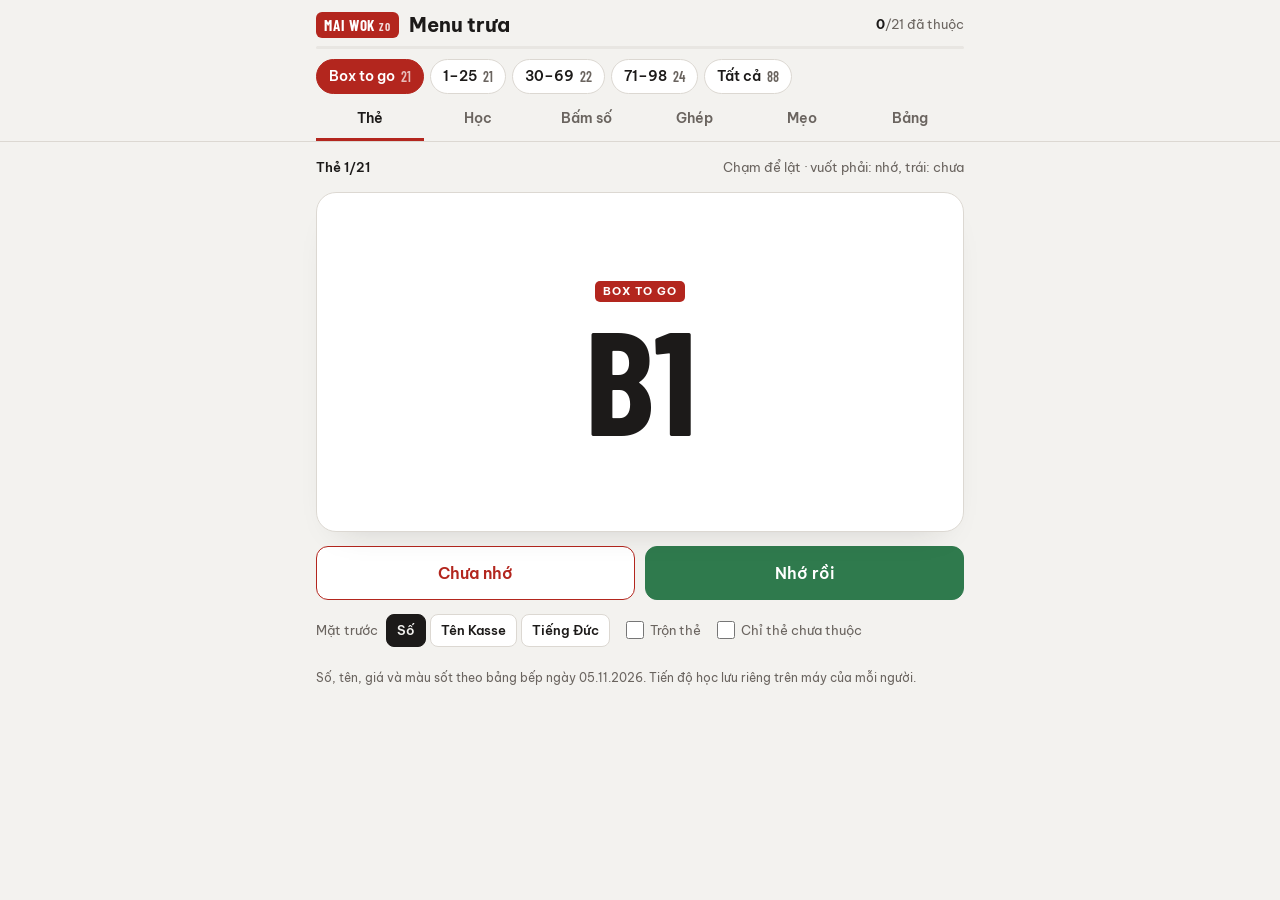
<file: hoc-menu/index.html>
<!doctype html>
<html lang="vi">
<head>
<meta charset="utf-8">
<meta name="viewport" content="width=device-width, initial-scale=1, viewport-fit=cover">
<title>Mai Wok Menu Trưa</title>
<meta name="description" content="Học thuộc số món menu trưa Mai Wok ZO: thẻ ghi nhớ, trắc nghiệm, bấm số như trên Kasse, ghép thẻ.">
<meta name="theme-color" content="#B3261E">
<link rel="preconnect" href="https://fonts.googleapis.com">
<link rel="preconnect" href="https://fonts.gstatic.com" crossorigin>
<link rel="stylesheet" href="https://fonts.googleapis.com/css2?family=Barlow+Condensed:wght@600;700&family=Be+Vietnam+Pro:wght@400;500;600;700&display=swap">
<style>
/* Layout: phone-first single column. Sticky header (brand, deck chips, mode tabs) above one focused practice panel.
   Red = Box to go, black = Mittag, same as the printed Kasse sheet. */
:root{
  --bg:#F3F2EF; --surface:#FFFFFF; --sunk:#E8E6E2; --ink:#1C1A19; --muted:#6A645F; --line:#DCD8D2;
  --wok:#B3261E; --wok-ink:#FFFFFF; --wok-soft:#F7E2DF;
  --ok:#2F7A4D; --ok-ink:#FFFFFF; --ok-soft:#E1F0E6;
  --warn:#9A6700; --warn-soft:#F8EDD3;
  --shadow:rgba(28,26,25,.22);
  /* sauce colours, same order and hues as the kitchen sheet (Bếp menu 05.11.2026) */
  --s-den:#6B4226; --s-cn:#B85300; --s-lac:#8F6223; --s-do:#C62828; --s-mango:#9A6E00; --s-bbq:#8E1C45;
  --font-ui:"Be Vietnam Pro",system-ui,-apple-system,"Segoe UI",Roboto,sans-serif;
  --font-num:"Barlow Condensed","Roboto Condensed","Arial Narrow",sans-serif;
  color-scheme:light;
}
@media (prefers-color-scheme:dark){
  :root{
    --bg:#141211; --surface:#1F1C1B; --sunk:#2B2725; --ink:#F1EDE9; --muted:#A39B94; --line:#38322F;
    --wok:#E5574D; --wok-ink:#1B0907; --wok-soft:#3B1E1B;
    --ok:#5BC388; --ok-ink:#0C1D13; --ok-soft:#163124;
    --warn:#E0A63A; --warn-soft:#382B12;
    --shadow:rgba(0,0,0,.6);
    --s-den:#C99A78; --s-cn:#F08A3C; --s-lac:#D6A260; --s-do:#F06A5E; --s-mango:#F0B400; --s-bbq:#E2708F;
    color-scheme:dark;
  }
}
*{box-sizing:border-box}
html{-webkit-text-size-adjust:100%}
body{margin:0;background:var(--bg);color:var(--ink);font:15px/1.5 var(--font-ui);-webkit-tap-highlight-color:transparent;padding-bottom:max(20px,env(safe-area-inset-bottom,0px))}
button{font:inherit;color:inherit}
.wrap{max-width:680px;margin:0 auto;padding-left:max(16px,env(safe-area-inset-left,0px));padding-right:max(16px,env(safe-area-inset-right,0px))}
:focus-visible{outline:3px solid var(--wok);outline-offset:2px}

/* Header */
header.top{position:sticky;top:0;z-index:10;background:var(--bg);padding-top:env(safe-area-inset-top,0px);border-bottom:1px solid var(--line)}
.brand-row{display:flex;align-items:center;gap:10px;padding-block:12px 8px}
.mark{font:700 15px/1 var(--font-num);letter-spacing:.06em;background:var(--wok);color:var(--wok-ink);padding:6px 8px 5px;border-radius:6px;display:inline-flex;gap:4px;align-items:baseline;flex:none}
.mark small{font-size:11px;opacity:.85}
h1{font:700 20px/1.1 var(--font-ui);margin:0;letter-spacing:-.01em;flex:1;min-width:0}
.prog{font-size:13px;color:var(--muted);font-variant-numeric:tabular-nums;white-space:nowrap}
.prog b{color:var(--ink)}
.pbar{height:3px;background:var(--sunk);border-radius:2px;overflow:hidden}
.pbar span{display:block;height:100%;width:0;background:var(--ok);transition:width .4s}
.chips{display:flex;gap:6px;overflow-x:auto;padding-block:10px 6px;scrollbar-width:none}
.chips::-webkit-scrollbar{display:none}
.chip{flex:none;border:1px solid var(--line);background:var(--surface);border-radius:999px;padding:6px 12px;font-weight:600;font-size:14px;display:inline-flex;gap:6px;align-items:center;cursor:pointer}
.chip span{font:600 14px/1 var(--font-num);color:var(--muted)}
.chip.on{background:var(--ink);color:var(--bg);border-color:var(--ink)}
.chip.on span{color:inherit;opacity:.7}
.chip.box.on{background:var(--wok);border-color:var(--wok);color:var(--wok-ink)}
.modes{display:grid;grid-template-columns:repeat(6,1fr)}
.mode{border:0;background:none;padding:8px 2px 9px;font-weight:600;font-size:14px;color:var(--muted);border-bottom:3px solid transparent;cursor:pointer;white-space:nowrap}
.mode.on{color:var(--ink);border-bottom-color:var(--wok)}

main#panel{padding-block:16px 8px;display:flex;flex-direction:column;gap:14px}
.bar-row{display:flex;justify-content:space-between;align-items:baseline;gap:12px;font-size:13px;color:var(--muted);font-variant-numeric:tabular-nums}
.count{font-weight:600;color:var(--ink)}
.note{font-size:13px;color:var(--muted);margin:0}

/* Shared bits */
.grp{display:inline-block;font:700 11px/1 var(--font-ui);letter-spacing:.09em;text-transform:uppercase;padding:5px 8px;border-radius:5px;background:var(--ink);color:var(--bg)}
.grp.box{background:var(--wok);color:var(--wok-ink)}
.tag{font-size:12px;font-weight:600;padding:3px 9px;border-radius:999px}
.tag.chay{color:var(--ok);background:var(--ok-soft)}
.tag.cay{color:var(--wok);background:var(--wok-soft)}
.s-den{--sc:var(--s-den)} .s-cn{--sc:var(--s-cn)} .s-lac{--sc:var(--s-lac)}
.s-do{--sc:var(--s-do)} .s-mango{--sc:var(--s-mango)} .s-bbq{--sc:var(--s-bbq)}
.dot{display:inline-block;flex:none;width:10px;height:10px;border-radius:50%;background:var(--sc,var(--muted));margin-right:6px;vertical-align:0}
.sec{display:inline-flex;align-items:center;font-size:13px;font-weight:600;color:var(--muted)}
.btn{border:1px solid var(--line);background:var(--surface);border-radius:12px;padding:10px 16px;font-weight:600;cursor:pointer;min-height:44px}
.btn.big{min-height:54px;font-size:16px}
.btn.primary{background:var(--wok);border-color:var(--wok);color:var(--wok-ink)}
.btn.ok{background:var(--ok);border-color:var(--ok);color:var(--ok-ink)}
.btn.no{border-color:var(--wok);color:var(--wok)}
.btn:active{transform:translateY(1px)}
.row2{display:grid;grid-template-columns:1fr 1fr;gap:10px;width:100%}
.row2.one{grid-template-columns:1fr}
.opts-row{display:flex;flex-wrap:wrap;gap:10px 16px;align-items:center}
.seg{display:inline-flex;align-items:center;gap:4px;flex-wrap:wrap}
.seg-l{font-size:13px;color:var(--muted);margin-right:4px}
.seg-b{border:1px solid var(--line);background:var(--surface);padding:6px 10px;border-radius:8px;font-size:13px;font-weight:600;cursor:pointer}
.seg-b.on{background:var(--ink);color:var(--bg);border-color:var(--ink)}
.tog{display:inline-flex;gap:6px;align-items:center;font-size:13px;color:var(--muted);cursor:pointer}
.tog input{accent-color:var(--wok);width:18px;height:18px;margin:0}
.meter{height:8px;background:var(--sunk);border-radius:4px;overflow:hidden}
.meter span{display:block;height:100%;background:var(--ok);transition:width .35s}
.meter.warm span{background:var(--wok);transition:width .2s linear}
.okt{color:var(--ok)}
.badt{color:var(--wok)}

/* Flashcards */
.card{perspective:1400px;cursor:pointer;touch-action:pan-y;user-select:none;-webkit-user-select:none;border-radius:20px;transition:transform .15s}
.card-inner{position:relative;height:340px;transition:transform .5s cubic-bezier(.2,.75,.25,1);transform-style:preserve-3d}
.card.flipped .card-inner{transform:rotateY(180deg)}
.face{position:absolute;inset:0;backface-visibility:hidden;-webkit-backface-visibility:hidden;background:var(--surface);border:1.5px solid var(--line);border-radius:20px;padding:22px 20px;display:flex;flex-direction:column;align-items:center;justify-content:center;gap:10px;text-align:center;box-shadow:0 16px 34px -24px var(--shadow);overflow:auto;transition:border-color .15s}
.face.back{transform:rotateY(180deg)}
.card[data-lean="yes"] .face{border-color:var(--ok)}
.card[data-lean="no"] .face{border-color:var(--wok)}
.f-code{font:700 clamp(100px,32vw,148px)/.88 var(--font-num);letter-spacing:-.01em}
.f-name{font-weight:700;font-size:28px;line-height:1.2;text-wrap:balance}
.f-sub{color:var(--muted);font-size:15px}
.f-label{font-size:12px;font-weight:700;letter-spacing:.1em;text-transform:uppercase;color:var(--muted)}
.f-de{font-weight:600;font-size:22px;line-height:1.35;max-width:26ch;text-wrap:balance}
.f-known{position:absolute;top:14px;right:16px;font-size:12px;font-weight:600;color:var(--ok)}
.b-head{display:flex;align-items:center;gap:10px}
.b-code{font:700 44px/1 var(--font-num);color:var(--sc,inherit)}
.ask-code .b-code{font-size:76px;color:var(--sc,var(--wok))}
.b-name{font-weight:700;font-size:24px;line-height:1.2}
.b-vi{font-size:15px}
.b-de{font-size:14px;color:var(--muted);max-width:34ch}
.b-foot{display:flex;flex-wrap:wrap;gap:8px;align-items:center;justify-content:center}
.price{font:700 26px/1 var(--font-num);font-variant-numeric:tabular-nums}

/* Learn */
.q{background:var(--surface);border:1px solid var(--line);border-radius:18px;padding:20px 18px;display:flex;flex-direction:column;align-items:center;gap:8px;text-align:center;min-height:170px;justify-content:center}
.q-label{font-size:12px;font-weight:700;letter-spacing:.1em;text-transform:uppercase;color:var(--muted)}
.q-code{font:700 100px/.88 var(--font-num)}
.q-name{font-weight:700;font-size:26px;line-height:1.2;text-wrap:balance}
.q-inl{font:700 30px var(--font-num);color:var(--wok);margin-right:6px}
.q-sub{color:var(--muted)}
.q-de{font-weight:600;font-size:21px;line-height:1.35;max-width:28ch;text-wrap:balance}
.opts{display:grid;gap:10px}
.opts.grid2{grid-template-columns:1fr 1fr}
.opt{display:flex;align-items:center;gap:12px;text-align:left;border:1.5px solid var(--line);background:var(--surface);border-radius:14px;padding:12px 14px;cursor:pointer;min-height:60px;color:var(--ink)}
.opt:disabled{cursor:default;color:var(--ink)}
.o-key{flex:none;width:24px;height:24px;border-radius:6px;background:var(--sunk);color:var(--muted);font:700 13px/24px var(--font-ui);text-align:center}
.o-body{display:flex;flex-direction:column;min-width:0}
.o-main{font-weight:700;font-size:17px;line-height:1.25}
.o-sub{font-size:13px;color:var(--muted)}
.o-num{font:700 32px/1 var(--font-num);font-variant-numeric:tabular-nums}
.opt.right{border-color:var(--ok);background:var(--ok-soft)}
.opt.wrong{border-color:var(--wok);background:var(--wok-soft)}
.fb{min-height:44px;font-size:15px;display:flex;flex-wrap:wrap;gap:6px 10px;align-items:center;justify-content:center;text-align:center}

/* Kasse */
.k-q{min-height:150px}
.k-disp{font:700 58px/1 var(--font-num);text-align:center;background:var(--sunk);border-radius:14px;padding:12px;min-height:82px;display:flex;align-items:center;justify-content:center;letter-spacing:.04em;font-variant-numeric:tabular-nums;border:2px solid transparent;transition:background .2s,border-color .2s}
.k-disp .ph{font:500 17px var(--font-ui);color:var(--muted);letter-spacing:0}
.k-disp.right{border-color:var(--ok);background:var(--ok-soft)}
.k-disp.wrong{border-color:var(--wok);background:var(--wok-soft)}
.pad{display:grid;grid-template-columns:repeat(4,1fr);gap:8px}
.key{height:58px;border-radius:12px;border:1px solid var(--line);background:var(--surface);font:700 30px/1 var(--font-num);cursor:pointer;box-shadow:0 2px 0 var(--line);touch-action:manipulation}
.key:active{transform:translateY(2px);box-shadow:none}
.key.alt{background:var(--ink);color:var(--bg);border-color:var(--ink)}
.key.del{font:600 15px var(--font-ui)}
.key.zero{grid-column:span 2}
.key.ok{grid-column:span 2;background:var(--wok);color:var(--wok-ink);border-color:var(--wok);font:700 18px var(--font-ui)}
.k-st{display:flex;justify-content:space-between;gap:12px;font-size:14px;color:var(--muted);font-variant-numeric:tabular-nums}
.k-st b{color:var(--ink);font-size:16px}
.k-status{display:flex;flex-direction:column;gap:6px}

/* Match */
.mgrid{display:grid;grid-template-columns:repeat(3,1fr);gap:8px}
@media (min-width:560px){.mgrid{grid-template-columns:repeat(4,1fr)}}
.tile{min-height:86px;border-radius:14px;border:1.5px solid var(--line);background:var(--surface);padding:10px 8px;cursor:pointer;font-weight:600;font-size:15px;line-height:1.25;transition:opacity .25s,transform .25s,border-color .15s;overflow-wrap:anywhere;touch-action:manipulation}
.tile.code{font:700 36px/1 var(--font-num)}
.tile.sel{border-color:var(--wok);background:var(--wok-soft)}
.tile.gone{opacity:0;transform:scale(.9);pointer-events:none}
.tile.miss{animation:shake .4s;border-color:var(--wok)}
@keyframes shake{20%{transform:translateX(-5px)}40%{transform:translateX(5px)}60%{transform:translateX(-3px)}80%{transform:translateX(3px)}}

/* Tips */
.tips{display:flex;flex-direction:column;gap:22px}
.tips section{display:flex;flex-direction:column;gap:10px}
.tips h2{font:700 19px/1.2 var(--font-ui);margin:0;display:flex;align-items:center;gap:10px}
.tips h3{font-size:14px;margin:4px 0 0}
.tips p,.tips ul{margin:0;max-width:62ch}
.tips ul{padding-left:18px;display:flex;flex-direction:column;gap:4px}
.mx-wrap{overflow-x:auto;-webkit-overflow-scrolling:touch;margin-inline:-4px}
.mx{border-collapse:separate;border-spacing:4px;font-variant-numeric:tabular-nums}
.mx thead th{font-size:12px;font-weight:600;color:var(--muted);text-align:center;padding:2px 2px;white-space:nowrap;vertical-align:bottom}
.mx thead th i{display:block;font:700 15px/1.1 var(--font-num);font-style:normal;color:var(--ink)}
.mx tbody th{text-align:left;color:var(--ink);font-weight:600;font-size:13px;white-space:nowrap;padding-right:4px}
.cell{display:flex;flex-direction:column;align-items:center;justify-content:center;min-width:48px;padding:6px 5px;border-radius:8px;background:var(--surface);border:1px solid var(--line)}
.cell b{font:700 21px/1 var(--font-num)}
.cell small{font-size:10.5px;color:var(--muted);white-space:nowrap;margin-top:2px}
.cell.exc{border-color:var(--warn);background:var(--warn-soft)}
.cell.empty{background:transparent;border-style:dashed;color:var(--muted);min-height:44px}
.legend{font-size:13px;color:var(--muted)}
.sw{display:inline-block;width:12px;height:12px;border-radius:3px;background:var(--warn-soft);border:1px solid var(--warn);vertical-align:-1px;margin-right:4px}
.vocab{display:grid;grid-template-columns:repeat(auto-fill,minmax(148px,1fr));gap:6px}
.vocab div{background:var(--surface);border:1px solid var(--line);border-radius:10px;padding:8px 10px;font-size:13px;color:var(--muted)}
.vocab b{display:block;font-size:15px;color:var(--ink)}
.plist{display:grid;grid-template-columns:repeat(auto-fill,minmax(150px,1fr));gap:6px}
.plist div{display:flex;justify-content:space-between;gap:8px;background:var(--surface);border:1px solid var(--line);border-radius:10px;padding:7px 10px;font-size:14px}
.plist b{font:700 17px var(--font-num);font-variant-numeric:tabular-nums}
.mini{display:flex;flex-direction:column;gap:2px;font-size:14px}
.mini div{display:flex;gap:10px;align-items:baseline}
.mini b{font:700 18px var(--font-num);min-width:40px}

/* List */
.search input{width:100%;font:500 16px var(--font-ui);padding:12px 14px;border-radius:12px;border:1px solid var(--line);background:var(--surface);color:var(--ink)}
.lrow{display:grid;grid-template-columns:50px 1fr auto;gap:10px;align-items:start;padding:10px 0 10px 10px;border-bottom:1px solid var(--line);border-left:4px solid var(--sc,var(--line))}
.l-code{font:700 25px/1.1 var(--font-num);color:var(--sc,var(--ink))}
.lrow.known .l-main b::after{content:" ✓";color:var(--ok);font-weight:700}
.l-sec{display:flex;align-items:baseline;gap:8px;flex-wrap:wrap;padding:16px 0 6px;border-bottom:2px solid var(--sc,var(--ink))}
.l-sec b{font-size:13px;letter-spacing:.08em;text-transform:uppercase}
.l-sec span{font-size:13px;color:var(--muted)}
.l-main{display:flex;flex-direction:column;min-width:0}
.l-main b{font-size:15px}
.l-main span{font-size:13px;color:var(--muted)}
.l-price{font:700 17px/1.3 var(--font-num);text-align:right;max-width:88px;font-variant-numeric:tabular-nums}
.l-group{padding-top:14px}
.reset{display:flex;flex-wrap:wrap;gap:10px;align-items:center;padding-top:8px}

.done{background:var(--surface);border:1px solid var(--line);border-radius:18px;padding:28px 20px;text-align:center;display:flex;flex-direction:column;gap:12px;align-items:center}
.done p{margin:0;max-width:40ch}
.big-num{font:700 88px/.9 var(--font-num);font-variant-numeric:tabular-nums}
.big-num small{font-size:38px;color:var(--muted)}
.foot{font-size:12px;color:var(--muted);padding-block:14px}

@media (prefers-reduced-motion:reduce){
  .card-inner,.card,.tile,.meter span,.pbar span{transition:none}
  .tile.miss{animation:none}
}
</style>
</head>
<body>
<header class="top">
  <div class="wrap">
    <div class="brand-row">
      <span class="mark">MAI WOK<small>ZO</small></span>
      <h1>Menu trưa</h1>
      <span class="prog" id="prog"></span>
    </div>
    <div class="pbar"><span id="progbar"></span></div>
    <nav class="chips" id="decks" aria-label="Bộ thẻ"></nav>
    <nav class="modes" id="modes" aria-label="Chế độ học"></nav>
  </div>
</header>
<main class="wrap" id="panel"><p class="note">Đang mở…</p></main>
<footer class="wrap foot">Số, tên, giá và màu sốt theo bảng bếp ngày 05.11.2026. Tiến độ học lưu riêng trên máy của mỗi người.</footer>
<noscript><p class="wrap">Cần bật JavaScript để dùng app.</p></noscript>

<script>
(function () {
"use strict";

/* [số, tên trên Kasse, giải thích tiếng Việt, khách nói (tiếng Đức), giá, nhóm, nhãn] */
const RAW = [
  ["B1","Box Mi Chay","Mì xào rau, trứng · 3 size","Bratnudeln mit Gemüse und Ei","5,00 / 6,00 / 8,90","box","chay"],
  ["B2","Box Mi Ga","Mì xào gà, trứng · 3 size","Bratnudeln mit Hühnerfleisch und Ei","5,50 / 6,50 / 9,90","box",""],
  ["B3","Box Com Rang chay","Cơm rang rau, trứng · 3 size","Bratreis mit Gemüse und Ei","5,00 / 6,00 / 8,90","box","chay"],
  ["B4","Box Com rang ga","Cơm rang gà, trứng · 3 size","Bratreis mit Hühnerfleisch und Ei","5,50 / 6,50 / 9,90","box",""],
  ["B5","Box Ga cuc","Mì xào gà cục chiên giòn · 3 size","Bratnudeln mit knusprigem Hähnchenstück","5,50 / 6,50 / 9,90","box",""],
  ["B6","Box mi vit","Mì xào vịt giòn","Bratnudeln mit knuspriger Ente","14,50","box",""],
  ["B7","Box Mi Dui","Mì xào gà đùi quay","Bratnudeln mit geröstetem Chicken","13,50","box",""],
  ["B8","Box Mi Cha gio","Mì xào kèm chả giò mini","Bratnudeln mit Minifrühlingsrolle","6,50","box","chay"],
  ["B9","Box Ga cuc chua ngot","Gà cục sốt chua ngọt, cơm","Chickenstreifen mit Reis, süß-sauer","6,50","box",""],
  ["BX","Box Mi Vit (Angebot)","Mì xào vịt · giá khuyến mãi","Bratnudeln mit knuspriger Ente, Angebot","9,90","box",""],
  ["B10","Box Rau Den","Rau sốt đen (Chop Suey), cơm","Gemüse Chop Suey mit Reis","7,90","box","chay"],
  ["B11","Box Ga Den","Gà sốt đen (Chop Suey), cơm","Chop Suey mit Hühnerfleisch und Reis","7,90","box",""],
  ["B12","Box Rau Lac","Rau sốt lạc, cơm","Erdnuss-Sauce mit Gemüse und Reis","7,90","box","chay"],
  ["B13","Box Ga Lac","Gà sốt lạc, cơm","Erdnuss-Sauce mit Hühnerfleisch und Reis","7,90","box",""],
  ["B14","Box Rau Do","Rau cà ri đỏ, cơm","Red Curry mit Gemüse und Reis","7,90","box","chay cay"],
  ["B15","Box Ga Do","Gà cà ri đỏ, cơm","Red Curry mit Hühnerfleisch und Reis","7,90","box","cay"],
  ["B16","Box Rau mango","Rau sốt xoài, cơm","Mango mit Gemüse und Reis","7,90","box","chay"],
  ["B17","Box Ga Mango","Gà sốt xoài, cơm","Mango mit Hühnerfleisch und Reis","7,90","box",""],
  ["B20","Cha Gio mini (10)","Chả giò chay mini, 10 cái","Minifrühlingsrollen, 10 Stück","4,50","box","chay"],
  ["B21","Goi cuon Mango","Gỏi cuốn xoài","Sommerrolle mit Mango","7,50","box","chay"],
  ["B22","Goi cuon tom","Gỏi cuốn tôm","Sommerrolle mit Garnelen","8,50","box",""],

  ["1","Pekingsuppe","Súp Bắc Kinh: vịt, rau, trứng, chua cay","Pekingsuppe","3,90","a","cay"],
  ["2","Thai-Suppe","Súp Thái, gà","Thai-Suppe","4,90","a","cay"],
  ["3","Gyoza-Chicken","Gyoza gà, sốt teriyaki","Gyoza mit Hühnerfleisch","5,90","a",""],
  ["4","Goi cuon tom (4)","Gỏi cuốn tôm, 4 cuốn","Sommerrollen mit Garnelen, 4 Stück","8,50","a",""],
  ["5","Nem VN (2)","Nem rán, 2 cái","Nem, vietnamesische Frühlingsrollen","5,50","a",""],
  ["6","Com Rang Ga","Cơm rang gà","Gebratener Reis mit Hühnerfleisch","8,90","a",""],
  ["7","Com rang vit","Cơm rang vịt giòn","Gebratener Reis mit knuspriger Ente","14,50","a",""],
  ["8","Com Rang Tom","Cơm rang tôm lớn","Gebratener Reis mit Riesengarnelen","14,90","a",""],
  ["9","Mi Ga","Mì xào gà","Gebratene Nudeln mit Hühnerfleisch","8,90","a",""],
  ["10","Mi Paniert","Mì xào gà chiên bột","Gebratene Nudeln mit paniertem Hühnerfleisch","12,90","a",""],
  ["11","Mi Dui","Mì xào gà đùi quay","Gebratene Nudeln mit geröstetem Chicken","13,50","a",""],
  ["12","Mi Vit","Mì xào vịt giòn","Gebratene Nudeln mit knuspriger Ente","14,50","a",""],
  ["13","Mi Tom","Mì xào tôm lớn","Gebratene Nudeln mit Riesengarnelen","14,90","a",""],
  ["15","Pho Bo","Phở bò","Pho mit Rindfleisch","13,90","a",""],
  ["16","Pho Ga","Phở gà","Pho mit Hühnerfleisch","13,50","a",""],
  ["20","Ga Den","Gà xào · sốt đen (Chop Suey)","Chop Suey mit Hühnerfleisch","12,90","a",""],
  ["21","Paniert Den","Gà chiên bột · sốt đen","Chop Suey mit paniertem Hühnerfleisch","13,50","a",""],
  ["22","Dui Den","Gà đùi quay · sốt đen","Chop Suey mit geröstetem Chicken","13,90","a",""],
  ["23","Vit Den","Vịt giòn · sốt đen","Chop Suey mit knuspriger Ente","14,90","a",""],
  ["24","Bo Den","Bò · sốt đen","Chop Suey mit Rindfleisch","13,90","a",""],
  ["25","Tom Den","Tôm lớn · sốt đen","Chop Suey mit Riesengarnelen","14,90","a",""],

  ["30","Ga chua ngot","Gà xào · chua ngọt","Süß-Sauer mit Hühnerfleisch","12,50","b",""],
  ["31","Paniert chua ngot","Gà chiên bột · chua ngọt","Süß-Sauer mit paniertem Hühnerfleisch","13,30","b",""],
  ["33","Vit chua ngot","Vịt giòn · chua ngọt","Süß-Sauer mit knuspriger Ente","14,50","b",""],
  ["40","Ga Lac","Gà xào · sốt lạc","Erdnuss-Sauce mit Hühnerfleisch","12,90","b",""],
  ["41","Paniert Lac","Gà chiên bột · sốt lạc","Erdnuss-Sauce mit paniertem Hühnerfleisch","13,50","b",""],
  ["42","Dui Lac","Gà đùi quay · sốt lạc","Erdnuss-Sauce mit geröstetem Chicken","14,30","b",""],
  ["43","Vit Lac","Vịt giòn · sốt lạc","Erdnuss-Sauce mit knuspriger Ente","14,90","b",""],
  ["50","Ga Do","Gà xào · cà ri đỏ","Red Curry mit Hühnerfleisch","12,90","b","cay"],
  ["51","Paniert Do","Gà chiên bột · cà ri đỏ","Red Curry mit paniertem Hühnerfleisch","13,90","b","cay"],
  ["52","Dui Do","Gà đùi quay · cà ri đỏ","Red Curry mit geröstetem Chicken","14,30","b","cay"],
  ["53","Vit Do","Vịt giòn · cà ri đỏ","Red Curry mit knuspriger Ente","14,90","b","cay"],
  ["54","Bo Do","Bò · cà ri đỏ","Red Curry mit Rindfleisch","13,90","b","cay"],
  ["55","Tom Do","Tôm lớn · cà ri đỏ","Red Curry mit Riesengarnelen","14,90","b","cay"],
  ["60","Ga Mango","Gà xào · sốt xoài","Mango-Sauce mit Hühnerfleisch","12,90","b",""],
  ["61","Paniert Mango","Gà chiên bột · sốt xoài","Mango-Sauce mit paniertem Hühnerfleisch","13,50","b",""],
  ["63","Vit Mango","Vịt giòn · sốt xoài","Mango-Sauce mit knuspriger Ente","14,90","b",""],
  ["64","Tom Mango","Tôm lớn · sốt xoài","Mango-Sauce mit Riesengarnelen","14,90","b",""],
  ["65","Ga BBQ","Gà xào · sốt BBQ","BBQ-Sauce mit Hühnerfleisch","12,90","b",""],
  ["66","Paniert BBQ","Gà chiên bột · sốt BBQ","BBQ-Sauce mit paniertem Hühnerfleisch","13,50","b",""],
  ["67","Dui BBQ","Gà đùi quay · sốt BBQ","BBQ-Sauce mit geröstetem Chicken","13,90","b",""],
  ["68","Vit BBQ","Vịt giòn · sốt BBQ","BBQ-Sauce mit knuspriger Ente","14,90","b",""],
  ["69","Bo BBQ","Bò · sốt BBQ","BBQ-Sauce mit Rindfleisch","13,90","b",""],

  ["71","Bun Nem","Bún nem","Bun Nem","10,00","c",""],
  ["72","Bun Bo Nam Bo","Bún bò Nam Bộ","Bun Bo Nam Bo","10,00","c",""],
  ["75","Pad Thai Tom","Pad Thai tôm","Pad Thai mit Garnelen","14,90","c","cay"],
  ["78","Paniert Udon","Udon xào gà chiên bột, sốt teriyaki","Gebratene Udon-Nudeln mit paniertem Hühnerfleisch","13,90","c",""],
  ["79","TomYum Udon Tom","Súp Tom Yum, udon, tôm lớn","Tom Yum mit Riesengarnelen","14,90","c","cay"],
  ["80","Rau den","Rau · sốt đen","Chop Suey mit Gemüse","11,90","c","chay"],
  ["81","Rau lac","Rau · sốt lạc","Erdnuss-Sauce mit Gemüse","11,90","c","chay"],
  ["82","Rau Do","Rau · cà ri đỏ","Red Curry mit Gemüse","11,90","c","chay cay"],
  ["83","Rau Mango","Rau · sốt xoài","Mango-Sauce mit Gemüse","11,90","c","chay"],
  ["84","Rau BBQ","Rau · sốt BBQ","BBQ-Sauce mit Gemüse","11,90","c","chay"],
  ["85","Tofu Den","Đậu phụ, rau · sốt đen","Chop Suey mit Tofu","12,90","c","chay"],
  ["86","Tofu Lac","Đậu phụ, rau · sốt lạc","Erdnuss-Sauce mit Tofu","12,90","c","chay"],
  ["87","Tofu Do","Đậu phụ, rau · cà ri đỏ","Red Curry mit Tofu","12,90","c","chay cay"],
  ["88","tofu mango","Đậu phụ, rau · sốt xoài","Mango-Sauce mit Tofu","12,90","c","chay"],
  ["89","tofu BBQ","Đậu phụ, rau · sốt BBQ","BBQ-Sauce mit Tofu","12,90","c","chay"],
  ["90","Cha Gio mini (10)","Chả giò chay mini, 10 cái","Minifrühlingsrollen, 10 Stück","4,50","c","chay"],
  ["91","Gyoza chay","Gyoza rau","Vegane Gyoza","6,00","c","chay"],
  ["92","Goi Cuon chay","Gỏi cuốn đậu phụ","Sommerrolle mit Tofu","7,50","c","chay"],
  ["93","Com rang chay","Cơm rang rau, trứng","Bratreis mit Gemüse und Ei","8,90","c","chay"],
  ["94","Mi Chay","Mì xào rau, trứng","Bratnudeln mit Gemüse und Ei","8,90","c","chay"],
  ["95","Pad Thai Tofu","Pad Thai đậu phụ","Pad Thai mit Tofu","13,50","c","chay"],
  ["96","Pho Tofu","Phở đậu phụ","Pho mit Tofu","13,00","c","chay"],
  ["97","Tom Yum Tofu","Súp Tom Yum, udon, đậu phụ","Tom Yum mit Tofu","13,00","c","chay cay"],
  ["98","Bún-tofu","Bún đậu phụ, rau thơm, lạc","Bun mit Tofu","12,50","c",""]
];

const GROUP_NAME = { box: "Box to go", a: "Mittag 1–25", b: "Mittag 30–69", c: "Mittag 71–98" };
const DECKS = [["box", "Box to go"], ["a", "1–25"], ["b", "30–69"], ["c", "71–98"], ["all", "Tất cả"]];

/* Nhóm món và màu sốt giống bảng bếp 05.11.2026: [tên nhóm, ghi chú, các số] */
const SECTIONS = [
  ["Mì / Cơm", "klein · groß · mega", "B1 B2 B3 B4 B5"],
  ["Box đặc biệt", "", "B6 B7 B8 B9 BX"],
  ["Box sốt", "", "B10 B11 B12 B13 B14 B15 B16 B17"],
  ["Cuốn & chả giò", "", "B20 B21 B22"],
  ["Vorspeisen", "khai vị", "1 2 3 4 5"],
  ["Cơm rang · Mì xào", "", "6 7 8 9 10 11 12 13"],
  ["Phở", "", "15 16"],
  ["Chop Suey", "sốt đen", "20 21 22 23 24 25"],
  ["Süß-Sauer", "chua ngọt", "30 31 33"],
  ["Erdnuss", "sốt lạc", "40 41 42 43"],
  ["Red Curry", "sốt đỏ", "50 51 52 53 54 55"],
  ["Mango", "sốt xoài", "60 61 63 64"],
  ["BBQ", "", "65 66 67 68 69"],
  ["Spezial", "Pad Thai · Bún · Udon", "71 72 75 78 79"],
  ["Chay · Rau & Tofu", "", "80 81 82 83 84 85 86 87 88 89"],
  ["Chay · Khác", "", "90 91 92 93 94 95 96 97 98"]
];
const SAUCES = {
  den: "B10 B11 20 21 22 23 24 25 80 85",
  cn: "B9 30 31 33",
  lac: "B12 B13 40 41 42 43 81 86",
  do: "B14 B15 50 51 52 53 54 55 82 87",
  mango: "B16 B17 60 61 63 64 83 88",
  bbq: "65 66 67 68 69 84 89"
};
const MODES = [["cards", "Thẻ"], ["learn", "Học"], ["kasse", "Bấm số"], ["match", "Ghép"], ["tips", "Mẹo"], ["list", "Bảng"]];

const ITEMS = RAW.map(r => ({ c: r[0], k: r[1], v: r[2], d: r[3], p: r[4], g: r[5], tags: r[6] ? r[6].split(" ") : [] }));
const BY = Object.fromEntries(ITEMS.map(i => [i.c, i]));
SECTIONS.forEach(([, , codes], n) => codes.split(" ").forEach(c => { if (BY[c]) BY[c].sec = n; }));
Object.entries(SAUCES).forEach(([s, codes]) => codes.split(" ").forEach(c => { if (BY[c]) BY[c].sauce = s; }));
/* một nhóm chỉ có một màu khi mọi món trong nhóm cùng sốt (Chop Suey, Erdnuss…) */
const SEC_SAUCE = SECTIONS.map(([, , codes]) => {
  const s = new Set(codes.split(" ").map(c => (BY[c] && BY[c].sauce) || ""));
  return s.size === 1 ? [...s][0] : "";
});

/* ---------- helpers ---------- */
const $ = (s, r) => (r || document).querySelector(s);
const esc = s => String(s).replace(/[&<>"]/g, ch => ({ "&": "&amp;", "<": "&lt;", ">": "&gt;", '"': "&quot;" }[ch]));
function norm(s) {
  return String(s).toLowerCase().replace(/đ/g, "d").normalize("NFD").replace(/[̀-ͯ]/g, "").replace(/[^a-z0-9]+/g, " ").trim();
}
function shuffle(a) {
  a = a.slice();
  for (let i = a.length - 1; i > 0; i--) { const j = Math.floor(Math.random() * (i + 1)); [a[i], a[j]] = [a[j], a[i]]; }
  return a;
}
const deText = i => (i.g === "box" ? i.d + " (Box)" : i.d);
const groupChip = i => `<span class="grp${i.g === "box" ? " box" : ""}">${GROUP_NAME[i.g]}</span>`;
const tagHtml = i => i.tags.map(t => `<span class="tag ${t}">${t === "chay" ? "Chay" : "Cay"}</span>`).join("");
const sc = s => (s ? " s-" + s : "");
const secName = n => (SECTIONS[n] ? SECTIONS[n][0] + (SECTIONS[n][1] ? " · " + SECTIONS[n][1] : "") : "");
const secHtml = i => `<span class="sec${sc(i.sauce)}"><i class="dot"></i>${esc(secName(i.sec))}</span>`;
const fmtS = ms => (ms / 1000).toFixed(1).replace(".", ",") + " s";

const store = {
  get(k, d) { try { const v = localStorage.getItem("mwmenu_" + k); return v == null ? d : JSON.parse(v); } catch (e) { return d; } },
  set(k, v) { try { localStorage.setItem("mwmenu_" + k, JSON.stringify(v)); } catch (e) { /* storage blocked: progress just isn't kept */ } }
};

/* timers are cleared whenever the mode or deck changes */
const timers = new Set();
function later(fn, ms) { const t = setTimeout(() => { timers.delete(t); fn(); }, ms); timers.add(t); return t; }
function every(fn, ms) { const t = setInterval(fn, ms); timers.add(t); return t; }
function clearAll() { timers.forEach(t => { clearTimeout(t); clearInterval(t); }); timers.clear(); }

/* ---------- state ---------- */
let known = new Set(store.get("known", []).filter(c => BY[c]));
const saveKnown = () => store.set("known", [...known]);
let deck = store.get("deck", "box"); if (!DECKS.some(d => d[0] === deck)) deck = "box";
let mode = store.get("mode", "cards"); if (!MODES.some(m => m[0] === mode)) mode = "cards";
let onKey = null;
const panel = $("#panel");
const deckItems = () => (deck === "all" ? ITEMS : ITEMS.filter(i => i.g === deck));
const deckName = () => (deck === "all" ? "cả menu trưa" : GROUP_NAME[deck]);

/* ---------- chrome ---------- */
function renderChrome() {
  $("#decks").innerHTML = DECKS.map(([id, label]) => {
    const n = id === "all" ? ITEMS.length : ITEMS.filter(i => i.g === id).length;
    return `<button class="chip${id === deck ? " on" : ""}${id === "box" ? " box" : ""}" data-deck="${id}" aria-pressed="${id === deck}">${label}<span>${n}</span></button>`;
  }).join("");
  $("#modes").innerHTML = MODES.map(([id, label]) =>
    `<button class="mode${id === mode ? " on" : ""}" data-mode="${id}" aria-pressed="${id === mode}">${label}</button>`).join("");
  updateProgress();
}
function updateProgress() {
  const items = deckItems();
  const k = items.filter(i => known.has(i.c)).length;
  $("#prog").innerHTML = `<b>${k}</b>/${items.length} đã thuộc`;
  $("#progbar").style.width = (items.length ? (k / items.length) * 100 : 0) + "%";
}
$("#decks").addEventListener("click", e => {
  const b = e.target.closest("[data-deck]"); if (!b) return;
  deck = b.dataset.deck; store.set("deck", deck); go();
});
$("#modes").addEventListener("click", e => {
  const b = e.target.closest("[data-mode]"); if (!b) return;
  mode = b.dataset.mode; store.set("mode", mode); go();
});
document.addEventListener("keydown", e => {
  if (e.metaKey || e.ctrlKey || e.altKey) return;
  if (e.target.closest && e.target.closest("input,textarea,select")) return;
  if (onKey) onKey(e);
});
function go() {
  clearAll(); onKey = null;
  renderChrome();
  ({ cards: Cards, learn: Learn, kasse: Kasse, match: Match, tips: Tips, list: List })[mode]();
}

/* ======================= THẺ (flashcards) ======================= */
const fc = { front: store.get("fcFront", "code"), shuffle: store.get("fcShuffle", false), onlyNew: false, order: [], idx: 0, yes: 0, missed: [] };

function Cards(codes) {
  const items = deckItems();
  let pool = codes ? codes.map(c => BY[c]) : (fc.onlyNew ? items.filter(i => !known.has(i.c)) : items);
  if (!pool.length) {
    panel.innerHTML = `<section class="done"><div class="big-num">${items.length}<small>/${items.length}</small></div>
      <p>Bạn đã thuộc hết ${esc(deckName())}. Bỏ chọn “Chỉ thẻ chưa thuộc” để ôn lại.</p>
      <div class="row2 one"><button class="btn big primary" id="all">Ôn lại cả bộ</button></div></section>`;
    $("#all").onclick = () => { fc.onlyNew = false; Cards(); };
    return;
  }
  const list = pool.map(i => i.c);
  fc.order = fc.shuffle ? shuffle(list) : list;
  fc.idx = 0; fc.yes = 0; fc.missed = [];
  drawCard();
}

function frontHtml(i) {
  const k = known.has(i.c) ? `<span class="f-known">Đã thuộc</span>` : "";
  if (fc.front === "name") return `${k}${groupChip(i)}<div class="f-name">${esc(i.k)}</div><div class="f-sub">${esc(i.v)}</div>`;
  if (fc.front === "de") return `${k}${groupChip(i)}<div class="f-label">Khách nói</div><div class="f-de">„${esc(deText(i))}“</div>`;
  return `${k}${groupChip(i)}<div class="f-code">${esc(i.c)}</div>`;
}
function backHtml(i) {
  return `<div class="b-head">${groupChip(i)}<span class="b-code${sc(i.sauce)}">${esc(i.c)}</span></div>
    <div class="b-name">${esc(i.k)}</div>
    <div class="b-vi">${esc(i.v)}</div>
    <div class="b-de">„${esc(i.d)}“</div>
    <div class="b-foot"><span class="price">${esc(i.p)} €</span>${tagHtml(i)}</div>
    ${secHtml(i)}`;
}

function drawCard() {
  const total = fc.order.length;
  if (fc.idx >= total) {
    const miss = fc.missed.length;
    panel.innerHTML = `<section class="done"><div class="big-num">${fc.yes}<small>/${total}</small></div>
      <p>thẻ nhớ rồi trong lượt này.${miss ? ` Còn ${miss} thẻ cần học lại.` : " Giỏi lắm."}</p>
      <div class="row2${miss ? "" : " one"}">${miss ? `<button class="btn big primary" id="again-miss">Học lại ${miss} thẻ</button>` : ""}
      <button class="btn big" id="again">Làm lại cả bộ</button></div>
      <p class="note">Muốn thử sức: sang <b>Bấm số</b> để luyện như lúc đứng quầy.</p></section>`;
    if (miss) $("#again-miss").onclick = () => Cards(fc.missed.slice());
    $("#again").onclick = () => Cards();
    onKey = null;
    return;
  }
  const i = BY[fc.order[fc.idx]];
  panel.innerHTML = `
    <div class="bar-row"><span class="count">Thẻ ${fc.idx + 1}/${total}</span><span>Chạm để lật · vuốt phải: nhớ, trái: chưa</span></div>
    <div class="card" id="card" role="button" tabindex="0" aria-label="Lật thẻ ${esc(i.c)}">
      <div class="card-inner">
        <div class="face front">${frontHtml(i)}</div>
        <div class="face back${fc.front === "code" ? "" : " ask-code"}">${backHtml(i)}</div>
      </div>
    </div>
    <div class="row2">
      <button class="btn big no" id="no">Chưa nhớ</button>
      <button class="btn big ok" id="yes">Nhớ rồi</button>
    </div>
    <div class="opts-row">
      <div class="seg" role="group" aria-label="Mặt trước của thẻ"><span class="seg-l">Mặt trước</span>
        ${[["code", "Số"], ["name", "Tên Kasse"], ["de", "Tiếng Đức"]].map(([v, l]) =>
          `<button class="seg-b${fc.front === v ? " on" : ""}" data-front="${v}" aria-pressed="${fc.front === v}">${l}</button>`).join("")}
      </div>
      <label class="tog"><input type="checkbox" id="shuf"${fc.shuffle ? " checked" : ""}> Trộn thẻ</label>
      <label class="tog"><input type="checkbox" id="onlynew"${fc.onlyNew ? " checked" : ""}> Chỉ thẻ chưa thuộc</label>
    </div>`;
  bindCard();
  $("#no").onclick = () => answerCard(false);
  $("#yes").onclick = () => answerCard(true);
  panel.querySelectorAll("[data-front]").forEach(b => b.onclick = () => { fc.front = b.dataset.front; store.set("fcFront", fc.front); drawCard(); });
  $("#shuf").onchange = e => { fc.shuffle = e.target.checked; store.set("fcShuffle", fc.shuffle); Cards(); };
  $("#onlynew").onchange = e => { fc.onlyNew = e.target.checked; Cards(); };
  onKey = e => {
    if (e.key === "ArrowRight") answerCard(true);
    else if (e.key === "ArrowLeft") answerCard(false);
    else if ((e.key === " " || e.key === "ArrowUp" || e.key === "ArrowDown") && !e.target.closest("button,[role=button]")) { e.preventDefault(); flipCard(); }
  };
}
function flipCard() { const c = $("#card"); if (c) c.classList.toggle("flipped"); }
function answerCard(yes) {
  const code = fc.order[fc.idx]; if (!code) return;
  if (yes) { known.add(code); fc.yes++; } else { known.delete(code); fc.missed.push(code); }
  saveKnown(); updateProgress();
  fc.idx++; drawCard();
}
function bindCard() {
  const card = $("#card");
  let sx = null, sy = 0, dx = 0, moved = false, pid = null;
  card.addEventListener("pointerdown", e => { sx = e.clientX; sy = e.clientY; dx = 0; moved = false; pid = e.pointerId; });
  card.addEventListener("pointermove", e => {
    if (sx === null || e.pointerId !== pid) return;
    dx = e.clientX - sx; const dy = e.clientY - sy;
    if (!moved && Math.abs(dx) > 10 && Math.abs(dx) > Math.abs(dy)) { moved = true; try { card.setPointerCapture(pid); } catch (_) {} }
    if (moved) { card.style.transform = `translateX(${dx}px) rotate(${dx / 30}deg)`; card.dataset.lean = dx > 50 ? "yes" : dx < -50 ? "no" : ""; }
  });
  const end = e => {
    if (sx === null) return;
    const wasMoved = moved; sx = null;
    card.style.transform = ""; card.dataset.lean = "";
    if (wasMoved) { if (dx > 70) answerCard(true); else if (dx < -70) answerCard(false); }
    else if (e.type === "pointerup") flipCard();
  };
  card.addEventListener("pointerup", end);
  card.addEventListener("pointercancel", end);
  card.addEventListener("keydown", e => { if (e.key === " " || e.key === "Enter") { e.preventDefault(); flipCard(); } });
}

/* ======================= HỌC (adaptive multiple choice) ======================= */
const ln = { qid: 0 };

function similar(t, pool, n, key) {
  const tw = new Set(norm(t.k).split(" ").filter(w => w && w !== "box"));
  const tk = key(t);
  const scored = pool.filter(x => x.c !== t.c && key(x) !== tk).map(x => {
    let s = Math.random() * 1.6;
    norm(x.k).split(" ").forEach(w => { if (tw.has(w)) s += 1.5; });
    if (x.g === t.g) s += 0.8;
    return [s, x];
  }).sort((a, b) => b[0] - a[0]);
  const out = [], seen = new Set([tk]);
  for (const [, x] of scored) {
    const k = key(x); if (seen.has(k)) continue;
    seen.add(k); out.push(x); if (out.length === n) break;
  }
  return out;
}
function buildOpts(i, type) {
  const pool = deckItems().length >= 8 ? deckItems() : ITEMS;
  const key = type === "price" ? (x => x.p) : type === "de2code" ? (x => norm(deText(x))) : (x => norm(x.k));
  return shuffle([i, ...similar(i, pool, 3, key)]);
}
function pickType(stage) {
  const r = Math.random();
  if (stage === 0) return r < 0.5 ? "code2name" : "name2code";
  return r < 0.4 ? "de2code" : r < 0.65 ? "name2code" : r < 0.85 ? "price" : "code2name";
}

function Learn() {
  const items = deckItems();
  const pool = items.filter(i => !known.has(i.c));
  if (!pool.length) {
    panel.innerHTML = `<section class="done"><div class="big-num">${items.length}<small>/${items.length}</small></div>
      <p>Bạn đã thuộc hết ${esc(deckName())}.</p>
      <div class="row2 one"><button class="btn big primary" id="rev">Ôn lại cả bộ</button></div></section>`;
    $("#rev").onclick = () => startLearn(items);
    return;
  }
  startLearn(pool);
}
function startLearn(pool) {
  ln.queue = shuffle(pool.map(i => i.c));
  ln.stage = {}; ln.total = pool.length; ln.mastered = 0; ln.right = 0; ln.wrong = 0;
  nextQ();
}
function nextQ() {
  ln.qid++;
  if (!ln.queue.length) {
    panel.innerHTML = `<section class="done"><div class="big-num">${ln.total}</div>
      <p>món đã thuộc trong lượt này. ${ln.right} lần đúng, ${ln.wrong} lần sai.</p>
      <div class="row2"><button class="btn big primary" id="more">Học tiếp</button><button class="btn big" id="tok">Luyện bấm số</button></div></section>`;
    $("#more").onclick = Learn;
    $("#tok").onclick = () => { mode = "kasse"; store.set("mode", mode); go(); };
    onKey = null;
    return;
  }
  const code = ln.queue.shift();
  const i = BY[code];
  const type = pickType(ln.stage[code] || 0);
  ln.cur = { code, type, opts: buildOpts(i, type), answered: false };
  drawQ();
}
function drawQ() {
  const { code, type, opts } = ln.cur;
  const i = BY[code];
  let prompt;
  if (type === "code2name") prompt = `<div class="q-label">Số này là món gì?</div>${groupChip(i)}<div class="q-code">${esc(i.c)}</div>`;
  else if (type === "name2code") prompt = `<div class="q-label">Bấm số nào?</div>${groupChip(i)}<div class="q-name">${esc(i.k)}</div><div class="q-sub">${esc(i.v)}</div>`;
  else if (type === "de2code") prompt = `<div class="q-label">Khách nói · bấm số nào?</div><div class="q-de">„${esc(deText(i))}“</div>`;
  else prompt = `<div class="q-label">Giá bao nhiêu?</div>${groupChip(i)}<div class="q-name"><span class="q-inl">${esc(i.c)}</span>${esc(i.k)}</div>`;
  const optHtml = opts.map((o, n) => {
    let body;
    if (type === "code2name") body = `<span class="o-main">${esc(o.k)}</span><span class="o-sub">${esc(o.v)}</span>`;
    else if (type === "price") body = `<span class="o-num">${esc(o.p)} €</span>`;
    else body = `<span class="o-num">${esc(o.c)}</span>`;
    return `<button class="opt" data-n="${n}"><span class="o-key">${n + 1}</span><span class="o-body">${body}</span></button>`;
  }).join("");
  const priceWide = type === "price" && opts.some(o => o.p.length > 6);
  panel.innerHTML = `
    <div class="bar-row"><span class="count">Đã thuộc ${ln.mastered}/${ln.total}</span><span>Mỗi món cần đúng 2 lần liền</span></div>
    <div class="meter"><span style="width:${(ln.mastered / ln.total) * 100}%"></span></div>
    <div class="q">${prompt}</div>
    <div class="opts${type === "code2name" || priceWide ? "" : " grid2"}">${optHtml}</div>
    <div class="fb" id="fb" aria-live="polite"></div>`;
  panel.querySelectorAll(".opt").forEach(b => b.onclick = () => pickOpt(+b.dataset.n));
  onKey = e => {
    if (/^[1-4]$/.test(e.key)) pickOpt(+e.key - 1);
    else if (e.key === "Enter" && ln.cur.answered) { e.preventDefault(); nextQ(); }
  };
}
function pickOpt(n) {
  const cur = ln.cur; if (!cur || cur.answered) return;
  const o = cur.opts[n]; if (!o) return;
  cur.answered = true;
  const i = BY[cur.code];
  const right = o.c === i.c;
  const btns = panel.querySelectorAll(".opt");
  btns.forEach((b, idx) => { b.disabled = true; if (cur.opts[idx].c === i.c) b.classList.add("right"); });
  if (!right) btns[n].classList.add("wrong");
  const st = ln.stage[i.c] || 0;
  if (right) {
    ln.right++;
    if (st + 1 >= 2) { ln.mastered++; known.add(i.c); saveKnown(); updateProgress(); }
    else { ln.stage[i.c] = st + 1; ln.queue.push(i.c); }
  } else {
    ln.wrong++; ln.stage[i.c] = 0;
    ln.queue.splice(Math.min(2, ln.queue.length), 0, i.c);
  }
  const fb = $("#fb");
  if (right) {
    fb.innerHTML = `<b class="okt">Đúng.</b> <span>${esc(i.c)} · ${esc(i.k)} · ${esc(i.p)} €</span>`;
    const q = ln.qid;
    later(() => { if (ln.qid === q) nextQ(); }, 1000);
  } else {
    fb.innerHTML = `<b class="badt">Chưa đúng.</b> <span>Đáp án: <b>${esc(i.c)}</b> · ${esc(i.k)} · ${esc(i.p)} €</span><button class="btn primary" id="nx">Tiếp</button>`;
    $("#nx").onclick = () => { if (ln.cur.answered) nextQ(); };
  }
}

/* ======================= BẤM SỐ (Kasse keypad drill) ======================= */
const ks = { ptype: store.get("ksType", "name"), input: "", streak: 0, recent: [], rush: false, score: 0, endAt: 0, lock: false, cur: null };
const bestRush = () => (store.get("rush", {})[deck] || 0);

function Kasse() {
  ks.rush = false; ks.streak = 0; ks.recent = [];
  panel.innerHTML = `
    <div class="opts-row"><div class="seg" role="group" aria-label="Kiểu câu hỏi"><span class="seg-l">Hỏi bằng</span>
      ${[["name", "Tên Kasse"], ["de", "Tiếng Đức"], ["mix", "Trộn"]].map(([v, l]) =>
        `<button class="seg-b${ks.ptype === v ? " on" : ""}" data-pt="${v}" aria-pressed="${ks.ptype === v}">${l}</button>`).join("")}
    </div></div>
    <div class="k-status" id="kstat"></div>
    <div class="q k-q" id="kprompt"></div>
    <div class="k-disp" id="kdisp" aria-live="polite"></div>
    <div class="fb" id="kfb" aria-live="polite"></div>
    <div class="pad" id="pad">
      ${["1", "2", "3", "B", "4", "5", "6", "X", "7", "8", "9", "del"].map(k =>
        `<button class="key${k === "B" || k === "X" ? " alt" : ""}${k === "del" ? " del" : ""}" data-k="${k}" aria-label="${k === "del" ? "Xoá" : k}">${k === "del" ? "Xoá" : k}</button>`).join("")}
      <button class="key zero" data-k="0">0</button>
      <button class="key ok" data-k="ok">OK</button>
    </div>
    <button class="btn big primary" id="rush">Giờ cao điểm · 60 giây</button>`;
  panel.querySelectorAll("[data-pt]").forEach(b => b.onclick = () => { ks.ptype = b.dataset.pt; store.set("ksType", ks.ptype); clearAll(); Kasse(); });
  $("#pad").addEventListener("click", e => {
    const b = e.target.closest("[data-k]"); if (!b) return;
    if (document.activeElement && document.activeElement.blur) document.activeElement.blur();
    press(b.dataset.k);
  });
  $("#rush").onclick = startRush;
  onKey = e => {
    const k = e.key;
    if (/^[0-9]$/.test(k)) press(k);
    else if (/^[bx]$/i.test(k)) press(k.toUpperCase());
    else if (k === "Backspace") { e.preventDefault(); press("del"); }
    else if (k === "Enter") { e.preventDefault(); press("ok"); }
  };
  nextK();
}
function nextK() {
  const items = deckItems();
  let cand = items.filter(i => !ks.recent.includes(i.c));
  if (!cand.length) cand = items;
  const unk = cand.filter(i => !known.has(i.c));
  const src = unk.length && Math.random() < 0.6 ? unk : cand;
  const i = src[Math.floor(Math.random() * src.length)];
  ks.recent.push(i.c);
  if (ks.recent.length > Math.min(6, items.length - 1)) ks.recent.shift();
  const t = ks.ptype === "mix" ? (Math.random() < 0.5 ? "name" : "de") : ks.ptype;
  ks.cur = { code: i.c, t }; ks.input = ""; ks.lock = false;
  $("#kprompt").innerHTML = t === "de"
    ? `<div class="q-label">Khách nói</div><div class="q-de">„${esc(deText(i))}“</div>`
    : `<div class="q-label">Bấm số cho món</div>${groupChip(i)}<div class="q-name">${esc(i.k)}</div><div class="q-sub">${esc(i.v)}</div>`;
  $("#kfb").innerHTML = "";
  showDisp("");
  drawStatus();
}
function showDisp(cls) {
  const d = $("#kdisp"); if (!d) return;
  d.className = "k-disp" + (cls ? " " + cls : "");
  d.innerHTML = ks.input ? esc(ks.input) : `<span class="ph">gõ số món</span>`;
}
function press(k) {
  if (ks.lock || !ks.cur) return;
  if (k === "ok") return submitK();
  if (k === "del") ks.input = ks.input.slice(0, -1);
  else if (ks.input.length < 3) ks.input += k;
  showDisp("");
}
function acceptedCodes(i, t) {
  const key = t === "de" ? norm(deText(i)) : norm(i.k);
  return ITEMS.filter(x => (t === "de" ? norm(deText(x)) : norm(x.k)) === key && (t === "de" || x.g === i.g || x.c === i.c)).map(x => x.c);
}
function submitK() {
  if (!ks.input) return;
  const i = BY[ks.cur.code];
  const ok = acceptedCodes(i, ks.cur.t).includes(ks.input.toUpperCase());
  ks.lock = true;
  if (ok) {
    ks.streak++; if (ks.rush) ks.score++;
    showDisp("right");
    $("#kfb").innerHTML = `<b class="okt">Đúng.</b> <span>${esc(i.c)} · ${esc(i.p)} €</span>`;
    drawStatus();
    later(nextK, ks.rush ? 280 : 650);
  } else {
    ks.streak = 0;
    showDisp("wrong");
    $("#kfb").innerHTML = `<b class="badt">Sai.</b> <span>Đúng là <b>${esc(i.c)}</b> · ${esc(i.k)}</span>`;
    drawStatus();
    later(nextK, ks.rush ? 1300 : 1900);
  }
}
function drawStatus() {
  const el = $("#kstat"); if (!el) return;
  if (ks.rush) {
    const left = Math.max(0, ks.endAt - Date.now());
    el.innerHTML = `<div class="meter warm"><span style="width:${left / 600}%"></span></div>
      <div class="k-st"><span><b>${ks.score}</b> món đúng</span><span>còn <b>${Math.ceil(left / 1000)}</b> s</span></div>`;
  } else {
    el.innerHTML = `<div class="k-st"><span>Chuỗi đúng <b>${ks.streak}</b></span><span>Kỷ lục 60 s (${esc(deckName())}): <b>${bestRush()}</b></span></div>`;
  }
}
function startRush() {
  clearAll();
  ks.rush = true; ks.score = 0; ks.streak = 0; ks.endAt = Date.now() + 60000;
  $("#rush").hidden = true;
  nextK();
  every(() => { if (Date.now() >= ks.endAt) endRush(); else drawStatus(); }, 200);
}
function endRush() {
  clearAll();
  ks.rush = false;
  const best = store.get("rush", {});
  const prev = best[deck] || 0;
  const record = ks.score > prev;
  if (record) { best[deck] = ks.score; store.set("rush", best); }
  onKey = null;
  panel.innerHTML = `<section class="done"><div class="big-num">${ks.score}</div>
    <p>món bấm đúng trong 60 giây (${esc(deckName())}).${record ? " Kỷ lục mới!" : ` Kỷ lục: ${prev}.`}</p>
    <div class="row2"><button class="btn big primary" id="again">Chơi lại</button><button class="btn big" id="calm">Luyện thường</button></div></section>`;
  $("#again").onclick = () => { Kasse(); startRush(); };
  $("#calm").onclick = Kasse;
}

/* ======================= GHÉP (match game) ======================= */
const mt = {};
const bestMatch = () => store.get("match", {})[deck];

function Match() {
  const seen = new Set(), picks = [];
  for (const i of shuffle(deckItems())) {
    const k = norm(i.k); if (seen.has(k)) continue;
    seen.add(k); picks.push(i); if (picks.length === 6) break;
  }
  mt.tiles = shuffle([...picks.map(i => ({ id: i.c, kind: "code", text: i.c })), ...picks.map(i => ({ id: i.c, kind: "name", text: i.k }))]);
  mt.sel = null; mt.left = picks.length; mt.pen = 0; mt.start = 0; mt.done = false; mt.busy = false;
  const b = bestMatch();
  panel.innerHTML = `
    <div class="bar-row"><span class="count">Ghép số với tên món</span><span id="mtime">0,0 s</span></div>
    <div class="mgrid" id="mgrid">${mt.tiles.map((t, n) => `<button class="tile ${t.kind}" data-n="${n}">${esc(t.text)}</button>`).join("")}</div>
    <p class="note">Chọn sai cộng 1 giây. Kỷ lục ${esc(deckName())}: <b>${b ? fmtS(b) : "chưa có"}</b></p>`;
  $("#mgrid").onclick = e => { const t = e.target.closest(".tile"); if (t) tapTile(t); };
}
const mElapsed = () => Date.now() - mt.start + mt.pen;
function tapTile(b) {
  if (mt.done || mt.busy || b.classList.contains("gone")) return;
  if (!mt.start) {
    mt.start = Date.now();
    every(() => { const el = $("#mtime"); if (el) el.textContent = fmtS(mElapsed()); }, 100);
  }
  const n = +b.dataset.n;
  if (mt.sel === null) { mt.sel = n; b.classList.add("sel"); return; }
  if (mt.sel === n) { b.classList.remove("sel"); mt.sel = null; return; }
  const a = mt.tiles[mt.sel], t = mt.tiles[n];
  const ab = panel.querySelector(`.tile[data-n="${mt.sel}"]`);
  if (a.kind === t.kind) { ab.classList.remove("sel"); mt.sel = n; b.classList.add("sel"); return; }
  ab.classList.remove("sel"); mt.sel = null;
  if (a.id === t.id) {
    ab.classList.add("gone"); b.classList.add("gone");
    if (--mt.left === 0) finishMatch();
  } else {
    mt.pen += 1000; mt.busy = true;
    ab.classList.add("miss"); b.classList.add("miss");
    later(() => { ab.classList.remove("miss"); b.classList.remove("miss"); mt.busy = false; }, 450);
  }
}
function finishMatch() {
  const time = mElapsed();
  clearAll(); mt.done = true;
  const best = store.get("match", {});
  const prev = best[deck];
  const record = !prev || time < prev;
  if (record) { best[deck] = time; store.set("match", best); }
  panel.innerHTML = `<section class="done"><div class="big-num">${fmtS(time).replace(" s", "")}<small> giây</small></div>
    <p>${record ? "Kỷ lục mới cho " + esc(deckName()) + "!" : "Kỷ lục " + esc(deckName()) + ": " + fmtS(prev) + "."}</p>
    <div class="row2 one"><button class="btn big primary" id="again">Chơi lại</button></div></section>`;
  $("#again").onclick = Match;
}

/* ======================= MẸO (patterns) ======================= */
function cellHtml(c, ci, rule) {
  if (!c) return `<td><span class="cell empty">–</span></td>`;
  const it = BY[c];
  const exc = rule && Number(c) % 10 !== ci;
  return `<td><span class="cell${exc ? " exc" : ""}"><b>${esc(c)}</b><small>${esc(it.p)}</small></span></td>`;
}
function matrix(cols, rows, rule) {
  return `<div class="mx-wrap"><table class="mx"><thead><tr><th></th>${cols.map(c => `<th>${c}</th>`).join("")}</tr></thead>
    <tbody>${rows.map(([label, codes]) => `<tr><th scope="row">${label}</th>${codes.map((c, ci) => cellHtml(c, ci, rule)).join("")}</tr>`).join("")}</tbody></table></div>`;
}
function mini(codes) {
  return `<div class="mini">${codes.map(c => { const i = BY[c]; return `<div><b>${esc(c)}</b><span>${esc(i.k)} · ${esc(i.p)}</span></div>`; }).join("")}</div>`;
}
function Tips() {
  const MEAT = ["Ga<i>_0</i>", "Paniert<i>_1</i>", "Dui<i>_2</i>", "Vit<i>_3</i>", "Bo<i>_4</i>", "Tom<i>_5</i>"];
  const MEAT_PLAIN = ["Ga", "Paniert", "Dui", "Vit", "Bo", "Tom"];
  const S = (key, label) => `<span class="${sc(key).trim()}"><i class="dot"></i>${label}</span>`;
  panel.innerHTML = `<div class="tips">
  <section>
    <h2><span class="grp box">Box to go</span>B1 – BX</h2>
    <ul>
      <li><b>B1–B4:</b> số lẻ là chay, số chẵn là gà. B1–B2 là mì, B3–B4 là cơm rang. B5 là gà cục.</li>
      <li>Ba size Klein / Groß / Mega. Chay 5,00 / 6,00 / 8,90, có gà 5,50 / 6,50 / 9,90.</li>
      <li><b>B10–B17:</b> đi theo cặp sốt, số chẵn là Rau, số lẻ là Ga. Tất cả 7,90.</li>
    </ul>
    ${matrix(["Chay", "Gà"], [["Mì", ["B1", "B2"]], ["Cơm rang", ["B3", "B4"]]], false)}
    ${matrix(["Rau", "Ga"], [[S("den", "Den"), ["B10", "B11"]], [S("lac", "Lac"), ["B12", "B13"]], [S("do", "Do"), ["B14", "B15"]], [S("mango", "Mango"), ["B16", "B17"]]], false)}
    ${mini(["B5", "B6", "B7", "B8", "B9", "BX", "B20", "B21", "B22"])}
  </section>

  <section>
    <h2><span class="grp">Mittag</span>Tên là thịt + sốt, số cũng vậy</h2>
    <p>Tên trên Kasse ghép từ <b>thịt</b> và <b>sốt</b>: <i>Vit Do</i> là vịt cà ri đỏ, <i>Paniert Lac</i> là gà chiên bột sốt lạc.</p>
    <p>Số ghép theo cùng cách: <b>hàng chục là sốt</b> (2_ Den · 3_ chua ngot · 4_ Lac · 5_ Do · 60–64 Mango · 65–69 BBQ), <b>hàng đơn vị là thịt</b> (0 Ga · 1 Paniert · 2 Dui · 3 Vit · 4 Bo · 5 Tom).</p>
    ${matrix(MEAT, [
      [S("den", "Den"), ["20", "21", "22", "23", "24", "25"]],
      [S("cn", "chua ngot"), ["30", "31", null, "33", null, null]],
      [S("lac", "Lac"), ["40", "41", "42", "43", null, null]],
      [S("do", "Do"), ["50", "51", "52", "53", "54", "55"]],
      [S("mango", "Mango"), ["60", "61", null, "63", null, "64"]],
      [S("bbq", "BBQ"), ["65", "66", "67", "68", "69", null]]
    ], true)}
    <p class="legend"><span class="sw"></span>Ô vàng là số không theo quy tắc: 64 là Tom Mango, BBQ đếm lại từ 65 (65 Ga BBQ đến 69 Bo BBQ).</p>
    <h3>Giá món sốt</h3>
    <div class="plist">
      <div><span>Ga</span><b>12,90</b></div><div><span>Paniert</span><b>13,50</b></div><div><span>Dui</span><b>13,90</b></div>
      <div><span>Bo</span><b>13,90</b></div><div><span>Vit</span><b>14,90</b></div><div><span>Tom</span><b>14,90</b></div>
    </div>
    <p class="legend">Khác giá: chua ngọt rẻ hơn (30 = 12,50 · 31 = 13,30 · 33 = 14,50). Dui Lac và Dui Do (42, 52) 14,30. Paniert Do (51) 13,90.</p>
  </section>

  <section>
    <h2>Mì xào và cơm rang (6–13)</h2>
    <p>Tên là Mi hoặc Com Rang cộng thịt. Thứ tự thịt giống bảng trên, không có bò.</p>
    ${matrix(MEAT_PLAIN, [["Mi", ["9", "10", "11", "12", null, "13"]], ["Com Rang", ["6", null, null, "7", null, "8"]]], false)}
  </section>

  <section>
    <h2>Chay (80–89)</h2>
    <p>Rau + sốt là 80–84 (11,90), Tofu + sốt là 85–89 (12,90). Sốt theo thứ tự Den · Lac · Do · Mango · BBQ, cộng 5 là ra số Tofu.</p>
    ${matrix(["Rau", "Tofu", "Box rau"], [[S("den", "Den"), ["80", "85", "B10"]], [S("lac", "Lac"), ["81", "86", "B12"]], [S("do", "Do"), ["82", "87", "B14"]], [S("mango", "Mango"), ["83", "88", "B16"]], [S("bbq", "BBQ"), ["84", "89", null]]], false)}
  </section>

  <section>
    <h2>Món lẻ còn lại</h2>
    <h3>Vorspeisen và Phở</h3>${mini(["1", "2", "3", "4", "5", "15", "16"])}
    <h3>Spezial: Pad Thai, Bún, Udon</h3>${mini(["71", "72", "75", "78", "79"])}
    <h3>Chay khác (90–98)</h3>${mini(["90", "91", "92", "93", "94", "95", "96", "97", "98"])}
  </section>

  <section>
    <h2>Từ trên Kasse, khách nói thế nào</h2>
    <h3>Thịt</h3>
    <div class="vocab">
      <div><b>Ga</b>gà xào · Hühnerfleisch</div>
      <div><b>Paniert</b>gà chiên bột · paniertes Huhn</div>
      <div><b>Dui</b>gà đùi quay · geröstetes Chicken</div>
      <div><b>Vit</b>vịt giòn · knusprige Ente</div>
      <div><b>Bo</b>bò · Rindfleisch</div>
      <div><b>Tom</b>tôm lớn · Riesengarnelen</div>
      <div><b>Tofu</b>đậu phụ · Tofu</div>
      <div><b>Rau / chay</b>rau · Gemüse, vegetarisch</div>
      <div><b>Ga cuc</b>gà cục giòn (Box) · knuspriges Hähnchen</div>
    </div>
    <h3>Sốt</h3>
    <div class="vocab">
      <div><b>${S("den", "Den")}</b>sốt đen · Chop Suey</div>
      <div><b>${S("cn", "chua ngot")}</b>chua ngọt · Süß-Sauer</div>
      <div><b>${S("lac", "Lac")}</b>sốt lạc · Erdnuss</div>
      <div><b>${S("do", "Do")}</b>cà ri đỏ · Red Curry</div>
      <div><b>${S("mango", "Mango")}</b>sốt xoài · Mango</div>
      <div><b>${S("bbq", "BBQ")}</b>BBQ-Sauce</div>
    </div>
  </section>
  </div>`;
}

/* ======================= BẢNG (searchable list) ======================= */
function List() {
  panel.innerHTML = `
    <div class="search"><input id="q" type="search" placeholder="Tìm số, tên Kasse hoặc tiếng Đức" autocomplete="off" aria-label="Tìm món"></div>
    <div id="rows"></div>
    <div class="reset" id="reset"><button class="btn" id="rs">Xoá tiến độ học trên máy này</button></div>`;
  const draw = () => {
    const raw = $("#q").value, words = norm(raw).split(" ").filter(Boolean);
    const items = deckItems().filter(i => { const hay = norm(i.c + " " + i.k + " " + i.v + " " + i.d); return words.every(w => hay.includes(w)); });
    let html = "", g = null, sec = null;
    items.forEach(i => {
      if (deck === "all" && i.g !== g) { g = i.g; html += `<div class="l-group">${groupChip(i)}</div>`; }
      if (i.sec !== sec) {
        sec = i.sec;
        const [name, sub] = SECTIONS[sec] || ["", ""];
        html += `<div class="l-sec${sc(SEC_SAUCE[sec])}"><i class="dot"></i><b>${esc(name)}</b>${sub ? `<span>${esc(sub)}</span>` : ""}</div>`;
      }
      html += `<div class="lrow${sc(i.sauce)}${known.has(i.c) ? " known" : ""}"><span class="l-code">${esc(i.c)}</span>
        <span class="l-main"><b>${esc(i.k)}</b><span>${esc(i.v)}</span><span>${esc(i.d)}</span></span>
        <span class="l-price">${esc(i.p)}</span></div>`;
    });
    $("#rows").innerHTML = html || `<p class="note">Không có món nào khớp “${esc(raw)}”.</p>`;
  };
  $("#q").oninput = draw;
  draw();
  const askReset = () => {
    $("#reset").innerHTML = `<span class="note">Xoá hết đánh dấu “đã thuộc” và kỷ lục?</span>
      <button class="btn primary" id="rsy">Xoá</button><button class="btn" id="rsn">Thôi</button>`;
    $("#rsy").onclick = () => { known = new Set(); saveKnown(); store.set("rush", {}); store.set("match", {}); updateProgress(); List(); };
    $("#rsn").onclick = List;
  };
  $("#rs").onclick = askReset;
}

go();
})();
</script>
</body>
</html>
</file>
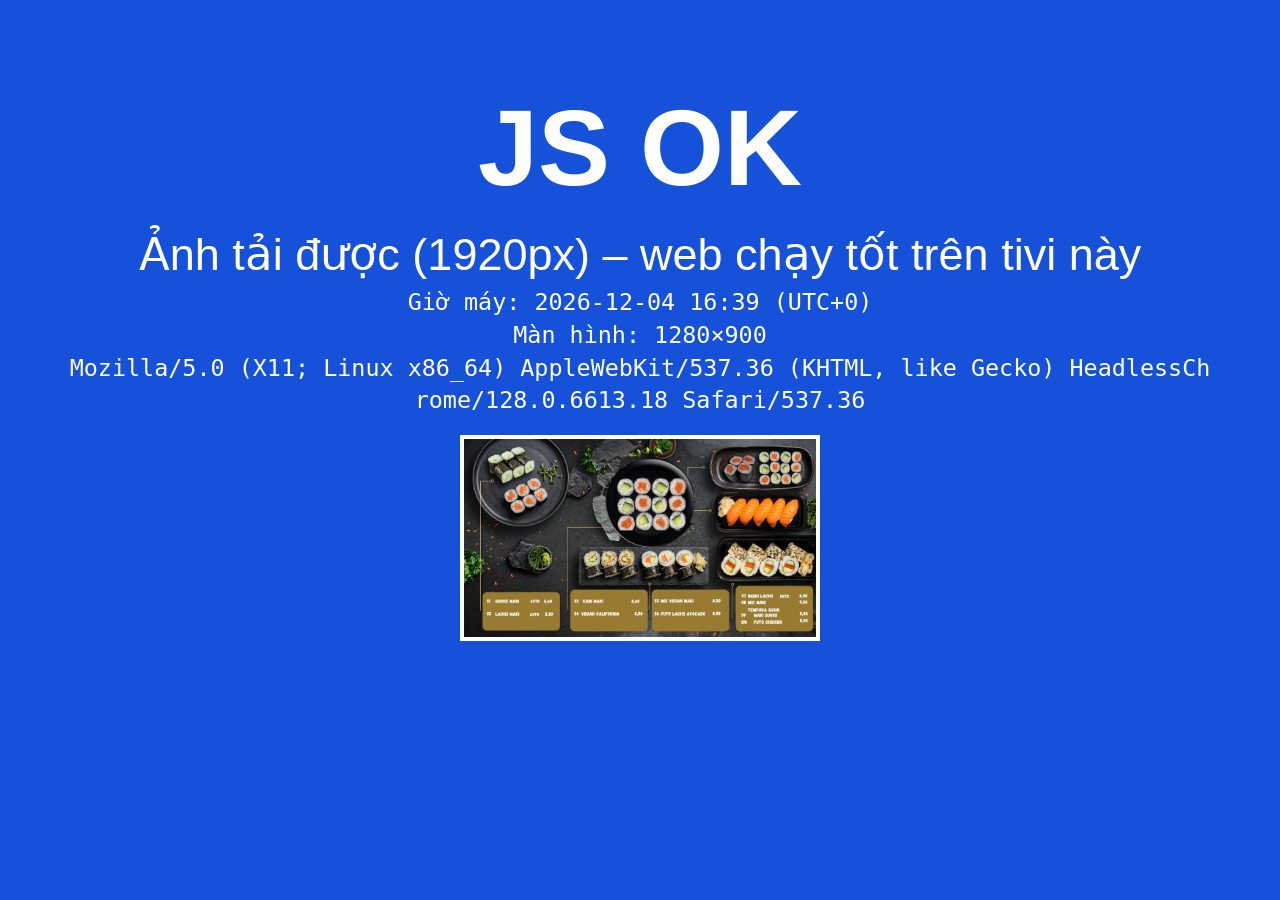
<file: tv/test.html>
<!doctype html>
<html lang="vi">
<head>
<meta charset="utf-8">
<meta name="viewport" content="width=device-width, initial-scale=1">
<meta name="robots" content="noindex">
<title>Mai Wok TV test</title>
<!-- Trang thử cho Yodeck: không cần playlist, chỉ để biết tivi tải được trang tới đâu.
     XANH LÁ = tải được HTML nhưng JavaScript không chạy.
     XANH DƯƠNG = HTML + JavaScript chạy; dòng chữ cho biết ảnh có tải được không.
     TRẮNG = tivi không tải được trang này (mạng, link, chứng chỉ https hoặc Yodeck). -->
<style>
  html, body { margin: 0; height: 100%; background: #0a8f3c; color: #fff; overflow: hidden; }
  body { font: 5vh/1.4 sans-serif; text-align: center; }
  #box { position: absolute; top: 8%; left: 5%; width: 90%; }
  #big { font-size: 12vh; font-weight: bold; }
  #info { font: 2.6vh/1.4 monospace; word-break: break-all; }
  #img { height: 22vh; margin-top: 2vh; border: 0.5vh solid #fff; }
</style>
</head>
<body>
<div id="box">
  <div id="big">HTML OK</div>
  <div id="step">JavaScript KHÔNG chạy</div>
  <div id="info"></div>
</div>
<script>
(function () {
  var d = new Date();
  function two(n) { return ("0" + n).slice(-2); }
  document.body.style.background = "#1652d9";
  document.getElementById("big").innerHTML = "JS OK";
  document.getElementById("step").innerHTML = "Đang thử tải ảnh tv5.png…";
  document.getElementById("info").innerHTML =
    "Giờ máy: " + d.getFullYear() + "-" + two(d.getMonth() + 1) + "-" + two(d.getDate()) + " " +
    two(d.getHours()) + ":" + two(d.getMinutes()) + " (UTC" + (d.getTimezoneOffset() <= 0 ? "+" : "-") +
    Math.abs(d.getTimezoneOffset() / 60) + ")<br>" +
    "Màn hình: " + window.innerWidth + "×" + window.innerHeight + "<br>" +
    navigator.userAgent.replace(/</g, "&lt;");
  var img = new Image();
  img.id = "img";
  img.onload = function () {
    document.getElementById("step").innerHTML = "Ảnh tải được (" + img.naturalWidth + "px) – web chạy tốt trên tivi này";
    document.getElementById("box").appendChild(img);
  };
  img.onerror = function () {
    document.body.style.background = "#c0392b";
    document.getElementById("step").innerHTML = "KHÔNG tải được ảnh media/tv5.png";
  };
  img.src = "media/tv5.png?test=" + d.getTime();
})();
</script>
</body>
</html>
</file>
